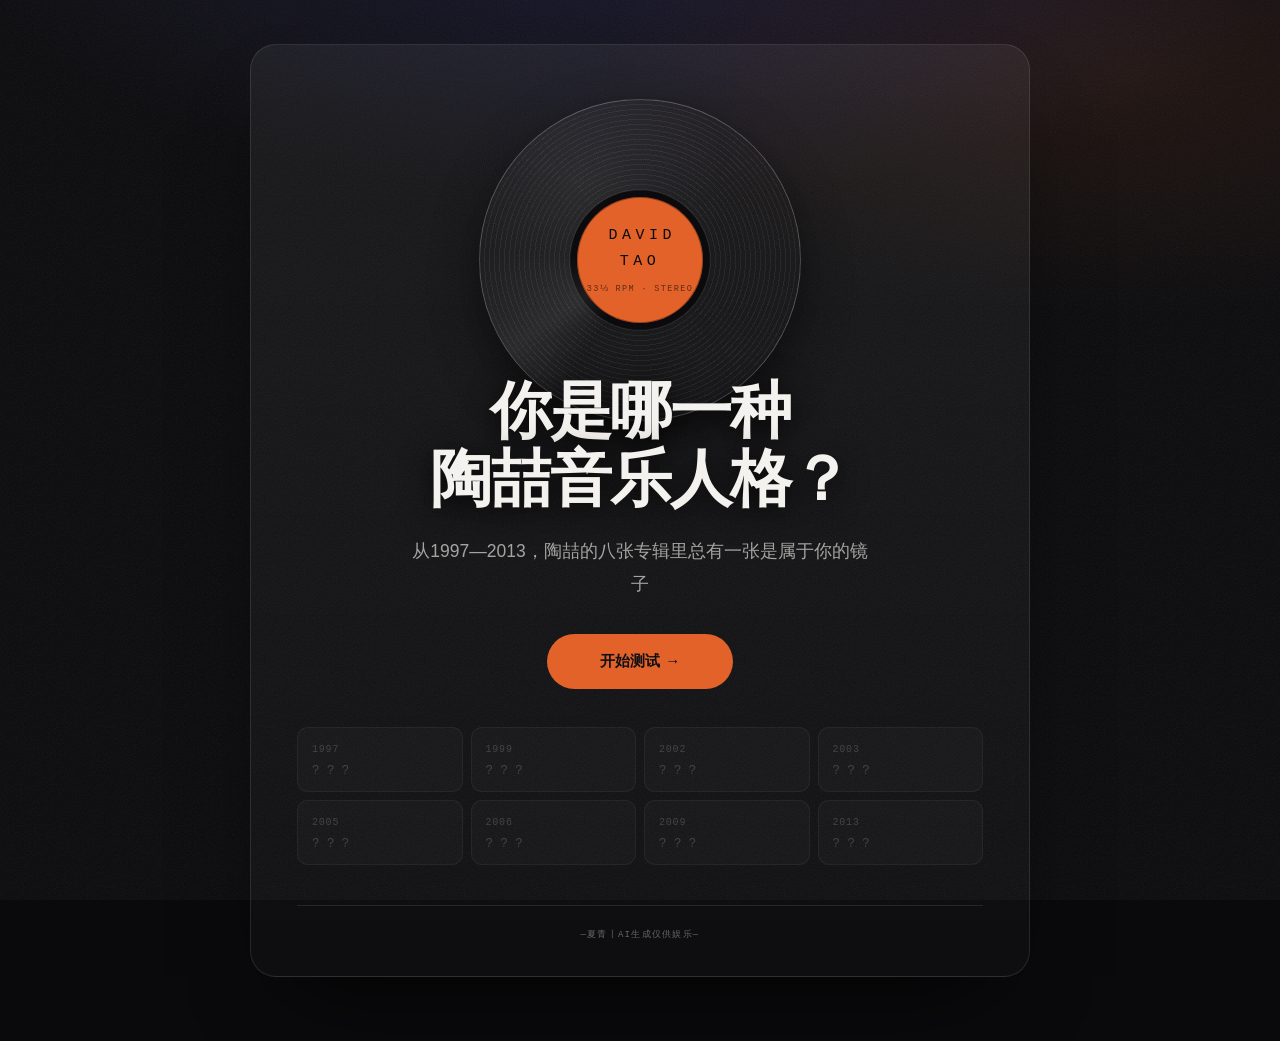
<file: index.html>
<!DOCTYPE html>
<html lang="zh-CN">
<head>
<meta charset="utf-8">
<meta name="viewport" content="width=device-width, initial-scale=1, viewport-fit=cover">
<title>DAVID TAO · 你是哪一种陶喆音乐人格？</title>
<meta name="description" content="以陶喆八张重要专辑为基础的音乐人格测试。八张唱片，八种表达，八种精神切面。">
<meta property="og:title" content="DAVID TAO · 你是哪一种陶喆音乐人格？">
<meta property="og:description" content="八张专辑，八种音乐表达，八种精神切面。">
<meta name="theme-color" content="#0a0a0c">
<link rel="stylesheet" href="assets/style.css">
</head>
<body>

<!-- 胶片噪点与暗角 -->
<div class="film-bg" aria-hidden="true"></div>

<main class="card" id="app-card">
  <div id="content-area"></div>
  <div class="author-note" id="author-note-container"></div>
</main>

<div id="modal-root"></div>
<div class="toast" id="toast"></div>

<!-- ===== 内容层：八张专辑 / 八种人格 / 40 首解读 / 彩蛋（改文案只动这里） ===== -->
<script src="content/albums.js"></script>
<script src="content/personalities.js"></script>
<script src="content/deep-analysis.js"></script>
<script src="content/blindbox.js"></script>
<script src="content/questions.js"></script>

<!-- ===== 逻辑层：评分规则独立管理，不含任何界面代码 ===== -->
<script src="js/scoring.js"></script>
<script src="js/poster.js"></script>

<!-- ===== 界面层 ===== -->
<script src="js/app.js"></script>
</body>
</html>
</file>
<file: assets/style.css>
/* =============================================================
 * DAVID TAO · 音乐人格测试
 * assets/style.css —— 深色沉浸式 · 现代编辑排版
 *
 * 设计约定：
 *   1. 全部视觉为原创，不使用任何专辑封面、歌词或商业素材。
 *   2. 深色底 + 每张专辑一道提亮后的霓虹强调色（--album-accent）。
 *   3. 全部无衬线：不用衬线字体、不做旧，靠字号与字重的强对比建立层次。
 *   4. 动效克制：仅入场、hover、进度条与折叠展开，不做炫技。
 *   5. 移动端优先兼容：≤720px 时结果页双栏塌成单栏。
 * ============================================================= */

/* ---------------- 设计变量 ---------------- */
:root {
  --bg:         #0a0a0c;
  --surface:    rgba(255,255,255,.045);
  --surface-2:  rgba(255,255,255,.075);
  --line:       rgba(255,255,255,.10);
  --line-2:     rgba(255,255,255,.20);

  --tx:         #f4f2ee;   /* 主文字 */
  --tx-2:       rgba(244,242,238,.64);
  --tx-3:       rgba(244,242,238,.38);

  --ink:        #f4f2ee;
  --album-ink:    #f4f2ee;  /* 由 JS 按专辑覆盖 */
  --album-accent: #e2622a;

  --r-lg: 26px;
  --r-md: 16px;
  --r-sm: 11px;

  --sans: -apple-system, BlinkMacSystemFont, "Segoe UI", "PingFang SC",
          "Hiragino Sans GB", "Microsoft YaHei", "Source Han Sans SC",
          "Noto Sans SC", sans-serif;
  --mono: "SF Mono", "JetBrains Mono", "Cascadia Mono", "Roboto Mono",
          Consolas, monospace;
}

/* ---------------- 基础 ---------------- */
* { box-sizing: border-box; }

html, body { margin: 0; padding: 0; }

body {
  min-height: 100vh;
  background: var(--bg);
  color: var(--tx);
  font-family: var(--sans);
  font-size: 16px;
  line-height: 1.7;
  -webkit-font-smoothing: antialiased;
  -webkit-text-size-adjust: 100%;
  padding: 44px 20px 64px;
  overflow-x: hidden;
}

/* 背景：顶部微光 + 极淡噪点（保留质感，去掉做旧的暗角） */
.film-bg {
  position: fixed;
  inset: 0;
  z-index: 0;
  pointer-events: none;
  background:
    radial-gradient(90% 55% at 50% -12%, rgba(120,110,255,.16) 0%, transparent 62%),
    radial-gradient(70% 45% at 88% 8%,  rgba(226,98,42,.10) 0%, transparent 60%);
}
.film-bg::after {
  content: "";
  position: absolute;
  inset: 0;
  opacity: .16;
  background-image: url("data:image/svg+xml,%3Csvg xmlns='http://www.w3.org/2000/svg' width='160' height='160'%3E%3Cfilter id='n'%3E%3CfeTurbulence type='fractalNoise' baseFrequency='0.9' numOctaves='2' stitchTiles='stitch'/%3E%3C/filter%3E%3Crect width='160' height='160' filter='url(%23n)' opacity='0.5'/%3E%3C/svg%3E");
}

/* ---------------- 卡片 ---------------- */
.card {
  position: relative;
  z-index: 1;
  max-width: 780px;
  margin: 0 auto;
  background: linear-gradient(180deg, rgba(255,255,255,.055) 0%, rgba(255,255,255,.018) 100%);
  border: 1px solid var(--line);
  border-radius: var(--r-lg);
  box-shadow: 0 44px 90px -46px rgba(0,0,0,.95);
  padding: 52px 46px 32px;
  animation: rise .55s cubic-bezier(.22,.9,.3,1) both;
}
@keyframes rise {
  from { opacity: 0; transform: translateY(18px); }
  to   { opacity: 1; transform: none; }
}

/* ---------------- 通用排版件 ---------------- */
.kicker {
  font-family: var(--mono);
  font-size: 10px;
  letter-spacing: .2em;
  text-transform: uppercase;
  color: var(--tx-3);
}

.rule { height: 1px; background: var(--line); margin: 26px 0; }
.rule-strong { height: 1px; background: var(--line-2); margin: 0; }

.prose { font-size: 15px; line-height: 1.85; color: var(--tx-2); }
.prose p { margin: 0 0 14px; }
.prose p:last-child { margin-bottom: 0; }

/* ---------------- 按钮 ---------------- */
.btn {
  display: inline-flex;
  align-items: center;
  justify-content: center;
  gap: 8px;
  padding: 13px 26px;
  font-family: var(--sans);
  font-size: 14px;
  font-weight: 600;
  letter-spacing: .02em;
  color: var(--tx);
  background: transparent;
  border: 1px solid var(--line-2);
  border-radius: 999px;
  cursor: pointer;
  text-decoration: none;
  transition: background .2s ease, color .2s ease, border-color .2s ease,
              transform .2s ease, opacity .2s ease;
}
.btn:hover { background: rgba(255,255,255,.08); border-color: var(--tx-3); }
.btn:active { transform: scale(.985); }
.btn:disabled { opacity: .3; cursor: not-allowed; }
.btn.solid {
  background: var(--album-accent, var(--tx));
  color: #101013;
  border-color: transparent;
  font-weight: 800;
}
.btn.solid:hover {
  background: var(--album-accent, var(--tx));
  filter: brightness(1.12);
  transform: translateY(-1px);
}
.btn.big { padding: 17px 52px; font-size: 15px; }

/* ---------------- 封面 / INTRO ---------------- */
.cover { text-align: center; }

/* ============ 大唱片 + 标题融合 ============
   唱片放大并缓慢自转，中心标签写着 DAVID TAO；
   主标题往上压进唱片下沿，形成「字压在唱片上」的封面感 */
.disc-wrap {
  position: relative;
  width: clamp(212px, 57vw, 322px);
  aspect-ratio: 1 / 1;
  margin: 2px auto 0;
}
.disc-groove {
  position: absolute;
  inset: 0;
  border-radius: 50%;
  border: 1px solid var(--line-2);
  background:
    radial-gradient(circle at 50% 50%, #0b0b0e 0 30.5%, transparent 31%),
    repeating-radial-gradient(circle at 50% 50%,
      rgba(255, 255, 255, .055) 0 1px,
      transparent 1px 5px),
    radial-gradient(circle at 32% 26%, rgba(255, 255, 255, .07), transparent 48%);
  box-shadow: 0 18px 46px rgba(0, 0, 0, .5);
  animation: disc-spin 52s linear infinite;
  will-change: transform;
}
/* 一道高光掠过，像灯光照在唱片上 */
.disc-groove::after {
  content: "";
  position: absolute;
  inset: 0;
  border-radius: 50%;
  background: conic-gradient(from 210deg,
    transparent 0deg, rgba(255, 255, 255, .075) 26deg, transparent 64deg);
}
@keyframes disc-spin { to { transform: rotate(360deg); } }
@media (prefers-reduced-motion: reduce) {
  .disc-groove { animation: none; }
}

.disc-label {
  position: absolute;
  inset: 30.5%;
  border-radius: 50%;
  display: flex;
  flex-direction: column;
  align-items: center;
  justify-content: center;
  gap: 8px;
  background: var(--album-accent, #e2622a);
  box-shadow: inset 0 0 0 1px rgba(0, 0, 0, .32);
}
.disc-label b {
  font-family: var(--mono);
  font-size: clamp(11px, 2.5vw, 15px);
  font-weight: 500;
  letter-spacing: .3em;
  text-indent: .3em;
  color: #0a0a0c;
}
.disc-label i {
  font-family: var(--mono);
  font-style: normal;
  font-size: clamp(7px, 1.7vw, 8.5px);
  letter-spacing: .16em;
  color: rgba(10, 10, 12, .6);
}

/* 标题压进唱片：负 margin + 抬高层级 */
.cover h1 {
  position: relative;
  z-index: 2;
  margin: clamp(-44px, -6.2vw, -24px) 0 22px;
  font-size: clamp(31px, 7.4vw, 62px);
  font-weight: 800;
  line-height: 1.1;
  letter-spacing: -.03em;
  text-shadow: 0 6px 30px rgba(0, 0, 0, .82);
}

.cover .leadline {
  max-width: 27em;
  margin: 0 auto 34px;
  font-size: clamp(14.5px, 3.4vw, 17.5px);
  line-height: 1.85;
  color: var(--tx-2);
}

/* 规格标签 */
/* 八张唱片槽：未解锁显示 ??? */
.index-grid {
  display: grid;
  grid-template-columns: repeat(4, 1fr);
  gap: 8px;
  margin-top: 38px;
}
.index-cell {
  position: relative;
  overflow: hidden;
  background: var(--surface);
  border: 1px solid var(--line);
  border-radius: var(--r-sm);
  padding: 13px 11px 12px 14px;
  text-align: left;
  cursor: pointer;
  transition: background .2s ease, border-color .2s ease, transform .2s ease, opacity .2s ease;
}
.index-cell:hover { background: var(--surface-2); border-color: var(--line-2); }
.index-cell.locked { opacity: .5; }
.index-cell.locked:hover { opacity: .78; }
.index-cell .y {
  font-family: var(--mono);
  font-size: 10px;
  letter-spacing: .08em;
  display: block;
  color: var(--tx-3);
}
.index-cell .n {
  font-size: 12.5px;
  font-weight: 600;
  display: block;
  line-height: 1.45;
  margin-top: 3px;
}
.index-cell.locked .n {
  color: var(--tx-3);
  letter-spacing: .18em;
  font-weight: 400;
}

/* 已解锁：用这张唱片自己的颜色亮起来 */
.index-cell.hit {
  border-color: var(--album-ink, var(--line-2));
  background: var(--surface-2);
}
.index-cell.hit::before {
  content: "";
  position: absolute;
  left: 0; top: 0; bottom: 0;
  width: 3px;
  background: var(--album-ink, var(--tx));
}
.index-cell.hit .n { color: var(--album-ink, var(--tx)); }
.index-cell.hit .y { color: var(--album-ink, var(--tx-3)); opacity: .75; }
.index-cell.hit:hover { transform: translateY(-2px); }
/* ---------------- 答题 / QUIZ ---------------- */
.quiz-top {
  display: flex;
  justify-content: space-between;
  align-items: flex-end;
  margin-bottom: 14px;
}
/* 曲目编号：唱片内页那种 mono 小字 */
.track-no {
  font-size: 11.5px;
  letter-spacing: .2em;
  color: var(--tx-2);
}
.track-no em {
  font-style: normal;
  opacity: .45;
  margin: 0 2px;
}

/* 进度条做成唱片的沟槽：底槽有细刻度，已走过的部分带一点光 */
.progress {
  height: 4px;
  background:
    repeating-linear-gradient(90deg,
      rgba(255,255,255,.11) 0 1px,
      transparent 1px 9px),
    rgba(255,255,255,.07);
  border-radius: 999px;
  overflow: hidden;
}
.progress-fill {
  height: 100%;
  border-radius: 999px;
  background: var(--album-accent, var(--tx));
  box-shadow: 0 0 10px -1px var(--album-accent, transparent);
  transition: width .42s cubic-bezier(.22,.9,.3,1);
}

.q-dim { margin: 30px 0 8px; }

.q-text {
  font-size: clamp(22px, 4.4vw, 29px);
  font-weight: 700;
  line-height: 1.42;
  letter-spacing: -.015em;
  margin: 0 0 28px;
}

.options-list { display: flex; flex-direction: column; gap: 11px; }

.option-item {
  display: flex;
  align-items: flex-start;
  gap: 14px;
  padding: 17px 19px;
  border: 1px solid var(--line);
  border-radius: var(--r-md);
  background: var(--surface);
  cursor: pointer;
  font-size: 15px;
  line-height: 1.7;
  transition: border-color .2s ease, background .2s ease, transform .2s ease;
}
.option-item:hover { border-color: var(--line-2); background: var(--surface-2); }
.option-item.on {
  border-color: var(--album-accent, var(--tx));
  background: var(--surface-2);
  box-shadow: inset 0 0 0 1px var(--album-accent, transparent);
}
.option-item .key {
  flex: none;
  width: 23px;
  height: 23px;
  margin-top: 1px;
  display: flex;
  align-items: center;
  justify-content: center;
  font-family: var(--mono);
  font-size: 10px;
  border: 1px solid var(--line-2);
  border-radius: 50%;
  color: var(--tx-3);
  transition: all .2s ease;
}
.option-item.on .key {
  background: var(--album-accent, var(--tx));
  border-color: transparent;
  color: #101013;
  font-weight: 700;
}

.nav-actions {
  display: flex;
  justify-content: space-between;
  align-items: center;
  gap: 12px;
  margin-top: 26px;
}
.nav-actions .hint {
  font-family: var(--mono);
  font-size: 9.5px;
  letter-spacing: .12em;
  color: var(--tx-3);
}

/* ---------------- 结果 / RESULT ---------------- */
.result-head { text-align: center; margin-bottom: 38px; }
.result-head .tag {
  display: inline-block;
  font-family: var(--mono);
  font-size: 10px;
  letter-spacing: .22em;
  color: var(--tx-3);
  margin-bottom: 22px;
}
.album-line {
  display: flex;
  align-items: center;
  justify-content: center;
  gap: 12px;
  flex-wrap: wrap;
  margin-bottom: 20px;
  padding-bottom: 20px;
  border-bottom: 1px solid var(--line);
}
.album-line .year {
  font-family: var(--mono);
  font-size: 12px;
  letter-spacing: .1em;
  color: var(--album-accent, var(--tx));
}
.album-line .kind {
  font-family: var(--mono);
  font-size: 9px;
  letter-spacing: .1em;
  color: var(--tx-3);
}
.album-line .ttl { font-size: 21px; font-weight: 700; letter-spacing: -.01em; }
.result-name {
  font-size: clamp(34px, 7vw, 54px);
  font-weight: 800;
  line-height: 1.18;
  letter-spacing: -.03em;
  margin: 0 0 10px;
}
.result-head .en {
  font-family: var(--mono);
  font-size: 10px;
  letter-spacing: .3em;
  color: var(--tx-3);
  margin-bottom: 20px;
}
.tagline {
  font-size: 17px;
  line-height: 1.85;
  color: var(--tx-2);
  max-width: 540px;
  margin: 0 auto;
}

.grid-2 {
  display: grid;
  grid-template-columns: 1fr 290px;
  gap: 34px;
  align-items: start;
}

.block { margin-bottom: 26px; }
.block h3 {
  font-family: var(--mono);
  font-size: 10px;
  font-weight: 500;
  letter-spacing: .2em;
  text-transform: uppercase;
  color: var(--tx-3);
  margin: 0 0 16px;
}

.trait { margin-bottom: 16px; }
.trait .t {
  font-weight: 700;
  font-size: 14.5px;
  margin-bottom: 3px;
  color: var(--album-accent, var(--tx));
}
.trait .d { font-size: 14.5px; color: var(--tx-2); line-height: 1.78; }

.ticks { list-style: none; margin: 0; padding: 0; }
.ticks li {
  position: relative;
  padding-left: 20px;
  margin-bottom: 11px;
  font-size: 14.5px;
  line-height: 1.78;
  color: var(--tx-2);
}
.ticks li::before {
  content: "—";
  position: absolute;
  left: 0;
  color: var(--album-accent, var(--tx));
  font-family: var(--mono);
}
.ticks.warn li::before { content: "!"; font-weight: 700; }

.debate {
  padding: 20px 22px;
  background: var(--surface);
  border-radius: var(--r-md);
  border-left: 3px solid var(--album-accent, var(--tx));
}
.debate p {
  margin: 0;
  font-size: 14.5px;
  line-height: 1.85;
  color: var(--tx-2);
}

/* 推荐曲目：默认只露歌名，点开才给理由 */
.song {
  display: flex;
  flex-direction: column;
  gap: 6px;
  padding: 15px 0;
  border-bottom: 1px solid var(--line);
}
.song:last-child { border-bottom: none; }
.song .nm { font-size: 15.5px; font-weight: 700; letter-spacing: -.01em; }
.song .tg {
  margin-left: 8px;
  padding: 3px 8px;
  font-family: var(--mono);
  font-size: 9px;
  letter-spacing: .1em;
  color: var(--tx-3);
  border: 1px solid var(--line);
  border-radius: 999px;
  vertical-align: 2px;
}
.song .wh {
  font-size: 14.5px;
  line-height: 1.8;
  color: var(--tx-2);
}
.song .deep {
  align-self: flex-start;
  margin-top: 6px;
  padding: 6px 14px;
  font-family: var(--mono);
  font-size: 10px;
  letter-spacing: .1em;
  color: var(--album-accent, var(--tx));
  background: var(--surface);
  border: 1px solid var(--line-2);
  border-radius: 999px;
  cursor: pointer;
  transition: background .2s ease, color .2s ease;
}
.song .deep:hover { background: var(--album-accent, var(--tx)); color: #101013; }

/* 八维条 */
.bars { display: flex; flex-direction: column; gap: 10px; }
.bar { display: flex; align-items: center; gap: 9px; }
.bar .lbl {
  flex: none;
  width: 30px;
  font-family: var(--mono);
  font-size: 9.5px;
  color: var(--tx-3);
}
.bar .track {
  flex: 1;
  height: 5px;
  background: rgba(255,255,255,.08);
  border-radius: 999px;
  overflow: hidden;
}
.bar .track i {
  display: block;
  height: 100%;
  background: rgba(255,255,255,.22);
  border-radius: 999px;
  transition: width .6s cubic-bezier(.22,.9,.3,1);
}
.bar .pc {
  flex: none;
  width: 42px;
  text-align: right;
  font-family: var(--mono);
  font-size: 9.5px;
  color: var(--tx-3);
}
.bar.top .track i { background: var(--album-accent, var(--tx)); }
.bar.top .lbl, .bar.top .pc { color: var(--tx); font-weight: 700; }

.dual {
  padding: 22px;
  border: 1px solid var(--line);
  border-radius: var(--r-md);
  background: var(--surface);
}
.dual .nm {
  font-size: 23px;
  font-weight: 800;
  letter-spacing: -.02em;
  margin: 9px 0 9px;
}
.dual .st { font-size: 13.5px; line-height: 1.78; color: var(--tx-2); }
.dual .jump {
  font-family: var(--mono);
  font-size: 10px;
  letter-spacing: .1em;
  color: var(--album-accent, var(--tx));
  text-decoration: none;
  border-bottom: 1px solid currentColor;
}

.closing {
  font-size: 19px;
  line-height: 1.9;
  text-align: center;
  color: var(--tx);
  margin: 44px auto 0;
  padding: 34px 0;
  max-width: 560px;
  border-top: 1px solid var(--line);
  border-bottom: 1px solid var(--line);
  font-weight: 500;
}

.result-foot { margin-top: 34px; }
.btn-row {
  display: flex;
  flex-wrap: wrap;
  gap: 10px;
  justify-content: center;
}

/* ---------------- 折叠区块（渐进披露） ---------------- */
.fold {
  border-top: 1px solid var(--line);
  margin-bottom: 0;
}
.fold:last-of-type { border-bottom: 1px solid var(--line); }
.fold > summary {
  list-style: none;
  cursor: pointer;
  padding: 17px 2px;
  display: flex;
  align-items: center;
  justify-content: space-between;
  gap: 12px;
  font-size: 14.5px;
  font-weight: 600;
  color: var(--tx);
  transition: color .2s ease;
}
.fold > summary::-webkit-details-marker { display: none; }
.fold > summary:hover { color: var(--album-accent, var(--tx)); }
.fold > summary::after {
  content: "+";
  flex: none;
  font-family: var(--mono);
  font-size: 19px;
  line-height: 1;
  color: var(--tx-3);
  transition: transform .25s ease, color .2s ease;
}
.fold[open] > summary::after { content: "–"; color: var(--album-accent, var(--tx)); }
.fold-body { padding: 0 2px 22px; }

/* ---------------- 小签 ---------------- */
.chips { display: flex; flex-wrap: wrap; gap: 8px; }
.chip {
  padding: 7px 13px;
  font-size: 12px;
  color: var(--tx-2);
  background: var(--surface);
  border: 1px solid var(--line);
  border-radius: 999px;
  cursor: pointer;
  transition: background .2s ease, color .2s ease, border-color .2s ease;
}
.chip:hover { background: var(--surface-2); color: var(--tx); border-color: var(--line-2); }

/* ---------------- 彩蛋 / BLIND BOX ---------------- */
.blind {
  margin-top: 32px;
  padding: 30px 26px;
  background: linear-gradient(150deg, rgba(255,255,255,.09) 0%, rgba(255,255,255,.03) 100%);
  border: 1px solid var(--line-2);
  border-radius: var(--r-lg);
  animation: rise .55s cubic-bezier(.22,.9,.3,1) both;
}
.blind .kicker { color: var(--tx-3); }
.blind .title {
  font-size: 27px;
  font-weight: 800;
  letter-spacing: -.02em;
  margin: 11px 0 5px;
}
.blind .from {
  font-family: var(--mono);
  font-size: 10px;
  letter-spacing: .12em;
  color: var(--tx-3);
  margin-bottom: 17px;
}
.blind p {
  font-size: 14.5px;
  line-height: 1.85;
  color: var(--tx-2);
  margin: 0 0 12px;
}
.blind .lyric {
  font-size: 16px;
  line-height: 1.8;
  padding-left: 15px;
  border-left: 2px solid var(--album-accent, var(--tx));
  color: var(--tx);
  margin: 17px 0;
}
.blind .note { font-size: 13px; color: var(--tx-3); }

/* ---------------- 弹窗 / MODAL ---------------- */
.overlay {
  position: fixed;
  inset: 0;
  z-index: 60;
  background: rgba(4,4,6,.76);
  backdrop-filter: blur(6px);
  -webkit-backdrop-filter: blur(6px);
  display: flex;
  align-items: center;
  justify-content: center;
  padding: 24px;
  animation: fade .24s ease both;
}
@keyframes fade { from { opacity: 0 } to { opacity: 1 } }

.modal {
  width: 100%;
  max-width: 620px;
  max-height: 84vh;
  overflow-y: auto;
  background: #101013;
  border: 1px solid var(--line-2);
  border-radius: var(--r-lg);
  padding: 34px 32px;
  animation: rise .3s cubic-bezier(.22,.9,.3,1) both;
  -webkit-overflow-scrolling: touch;
}
.modal-head {
  display: flex;
  justify-content: space-between;
  align-items: flex-start;
  gap: 16px;
  margin-bottom: 20px;
  padding-bottom: 16px;
  border-bottom: 1px solid var(--line-2);
}
.modal-head h3 {
  margin: 0;
  font-size: 23px;
  font-weight: 800;
  letter-spacing: -.02em;
  line-height: 1.35;
}
.modal-head .en {
  display: block;
  margin-top: 5px;
  font-family: var(--mono);
  font-size: 10px;
  letter-spacing: .2em;
  color: var(--tx-3);
  font-weight: 400;
}
.modal-close {
  flex: none;
  padding: 7px 14px;
  font-family: var(--mono);
  font-size: 10px;
  letter-spacing: .1em;
  color: var(--tx-2);
  background: transparent;
  border: 1px solid var(--line-2);
  border-radius: 999px;
  cursor: pointer;
  transition: background .2s ease, color .2s ease;
}
.modal-close:hover { background: var(--surface-2); color: var(--tx); }

.modal .body p {
  margin: 0 0 14px;
  font-size: 14.5px;
  line-height: 1.85;
  color: var(--tx-2);
}
.modal .meta {
  margin-top: 18px;
  padding-top: 15px;
  border-top: 1px solid var(--line);
  font-family: var(--mono);
  font-size: 9px;
  letter-spacing: .12em;
  color: var(--tx-3);
  line-height: 1.95;
}
.modal .foot { margin-top: 20px; }

/* ---------------- 作者注 ---------------- */
.author-note {
  margin-top: 40px;
  padding-top: 20px;
  border-top: 1px solid var(--line);
  text-align: center;
  font-family: var(--mono);
  font-size: 9px;
  letter-spacing: .14em;
  color: var(--tx-3);
  line-height: 2;
}

/* ---------------- 提示条 ---------------- */
.toast {
  position: fixed;
  left: 50%;
  bottom: 34px;
  transform: translateX(-50%) translateY(12px);
  z-index: 80;
  padding: 12px 24px;
  background: var(--tx);
  color: #101013;
  font-size: 13.5px;
  font-weight: 600;
  letter-spacing: .02em;
  border-radius: 999px;
  opacity: 0;
  pointer-events: none;
  transition: opacity .24s ease, transform .24s ease;
  max-width: 88vw;
  text-align: center;
}
.toast.show { opacity: 1; transform: translateX(-50%) translateY(0); }

/* ---------------- 移动端 ---------------- */
@media (max-width: 720px) {
  body { padding: 20px 12px 44px; font-size: 15.5px; }
  .card { padding: 30px 20px 24px; border-radius: 20px; }
  .disc { width: 104px; height: 104px; margin-bottom: 26px; }
  .cover .sub { font-size: 15px; }
  .cover .desc { font-size: 14px; }
  .q-text { margin-bottom: 22px; }
  .option-item { padding: 15px 16px; font-size: 14.5px; }
  .result-name { letter-spacing: -.025em; }
  .tagline { font-size: 15.5px; }
  .closing { font-size: 17px; padding: 26px 0; }
  .grid-2 { grid-template-columns: 1fr; gap: 26px; }
  .index-grid { grid-template-columns: repeat(2, 1fr); }
  .nav-actions .hint { display: none; }
  .modal { padding: 26px 20px; max-height: 88vh; border-radius: 20px; }
  .blind { padding: 24px 20px; }
  .album-line .ttl { font-size: 18px; }
}

@supports (-webkit-touch-callout: none) {
  /* iOS Safari 上 backdrop-filter 开销大，弱化处理 */
  .overlay { backdrop-filter: blur(3px); -webkit-backdrop-filter: blur(3px); }
}

/* 尊重系统降低动效设置 */
@media (prefers-reduced-motion: reduce) {
  * { animation-duration: .01ms !important; transition-duration: .01ms !important; }
}
</file>
